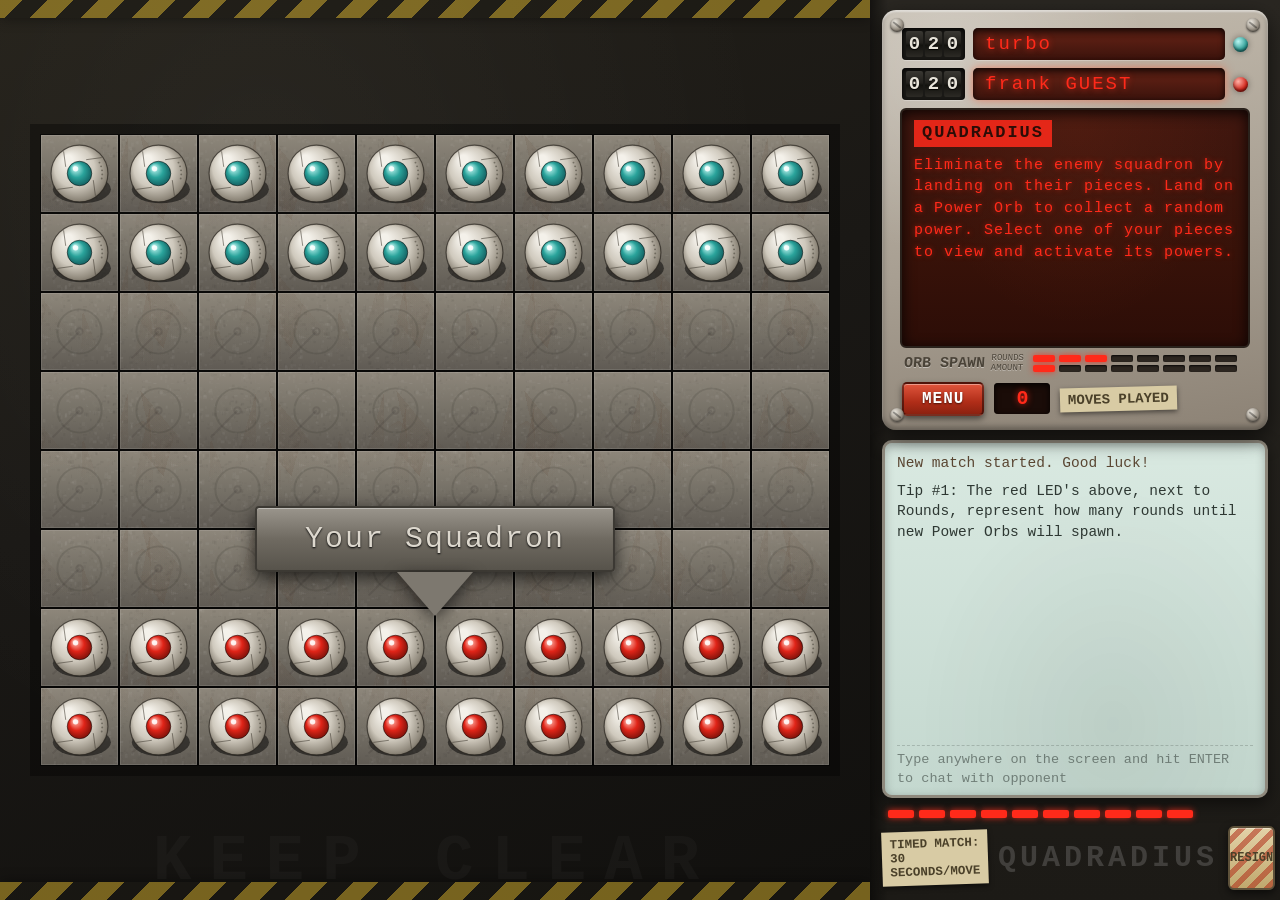
<file: quadradius/index.html>
<!DOCTYPE html>
<html lang="en">
<head>
<meta charset="UTF-8">
<meta name="viewport" content="width=device-width, initial-scale=1.0">
<title>QUADRADIUS — Tactical Tile Combat</title>
<link rel="stylesheet" href="css/style.css">
</head>
<body>
<div id="app">

  <!-- ===================== BOARD AREA ===================== -->
  <div id="boardArea">
    <div class="hazard-strip top"></div>
    <canvas id="board"></canvas>
    <div class="hazard-strip bottom"><span class="keepclear">KEEP CLEAR</span></div>

    <!-- squadron intro plate -->
    <div id="squadronPlate" class="hidden">
      <div class="plate">Your Squadron</div>
      <div class="plate-arrow"></div>
    </div>

    <!-- chat input overlay -->
    <div id="chatBar" class="hidden">
      <span class="chat-prompt">&gt;</span>
      <input id="chatInput" maxlength="120" autocomplete="off" spellcheck="false">
    </div>
  </div>

  <!-- ===================== CONTROL PANEL ===================== -->
  <div id="panel">
    <div class="panel-frame">
      <div class="rivet tl"></div><div class="rivet tr"></div>

      <!-- score / players -->
      <div class="player-row">
        <div class="odometer" id="count1"><span>0</span><span>2</span><span>0</span></div>
        <div class="nameplate p1"><span id="name1">turbo</span></div>
        <div class="player-dot teal"></div>
      </div>
      <div class="player-row">
        <div class="odometer" id="count0"><span>0</span><span>2</span><span>0</span></div>
        <div class="nameplate p0"><span id="name0">you</span></div>
        <div class="player-dot red"></div>
      </div>

      <!-- red LED screen : power info / inventory -->
      <div id="ledScreen">
        <div id="ledTitle">QUADRADIUS</div>
        <div id="ledBody">Select one of your pieces to view its power inventory. Land on a Power Orb to collect a random power.</div>
        <div id="ledFooter"></div>
      </div>

      <!-- orb spawn indicator -->
      <div class="orbspawn-row">
        <div class="orbspawn-label">ORB SPAWN <span class="sub">ROUNDS<br>AMOUNT</span></div>
        <div class="orbspawn-leds">
          <div class="led-bar" id="ledRounds"></div>
          <div class="led-bar amount" id="ledAmount"></div>
        </div>
      </div>

      <div class="menu-row">
        <button id="menuBtn" class="metal-btn red-btn">MENU</button>
        <div class="moves-box"><span id="movesPlayed">0</span></div>
        <div class="moves-tag">MOVES PLAYED</div>
      </div>

      <div class="rivet bl"></div><div class="rivet br"></div>
    </div>

    <!-- green screen : log / tips / chat -->
    <div id="greenScreen">
      <div id="logArea"></div>
      <div id="chatHint">Type anywhere on the screen and hit ENTER to chat with opponent</div>
    </div>

    <div class="panel-bottom">
      <div class="timer-leds" id="timerLeds"></div>
      <div class="bottom-row">
        <div class="match-tag" id="matchTag">TIMED MATCH:<br>30 SECONDS/MOVE</div>
        <div class="logo">QUADRADIUS</div>
        <button id="resignBtn" class="resign-btn">RESIGN</button>
      </div>
    </div>
  </div>
</div>

<!-- ===================== MENU OVERLAY ===================== -->
<div id="menuOverlay" class="overlay hidden">
  <div class="menu-panel">
    <div class="menu-title">MENU <span class="menu-logo">QUADRADIUS</span></div>
    <div class="menu-buttons">
      <button id="playAgainBtn" class="metal-btn red-btn big">PLAY<br>AGAIN</button>
      <button id="newOppBtn" class="metal-btn tan-btn big">NEW<br>OPPONENT</button>
      <button id="timerBtn" class="metal-btn grey-btn big">TIMER:<br>ON</button>
      <button id="quitBtn" class="metal-btn grey-btn big">QUIT/<br>DISCONNECT</button>
    </div>
    <div class="menu-links">
      <a href="directions.html" target="_blank">How to play &amp; Powerup Chart</a>
      <button id="closeMenuBtn" class="link-btn">close menu</button>
    </div>
  </div>
</div>

<!-- ===================== GAME OVER OVERLAY ===================== -->
<div id="gameOverOverlay" class="overlay hidden">
  <div class="menu-panel">
    <div class="gameover-text" id="gameOverText">You Won!</div>
    <div class="menu-buttons">
      <button id="goPlayAgainBtn" class="metal-btn red-btn big">PLAY<br>AGAIN</button>
    </div>
  </div>
</div>

<script src="js/powers.js"></script>
<script src="js/game.js"></script>
<script src="js/ai.js"></script>
<script src="js/render.js"></script>
<script src="js/ui.js"></script>
</body>
</html>
</file>
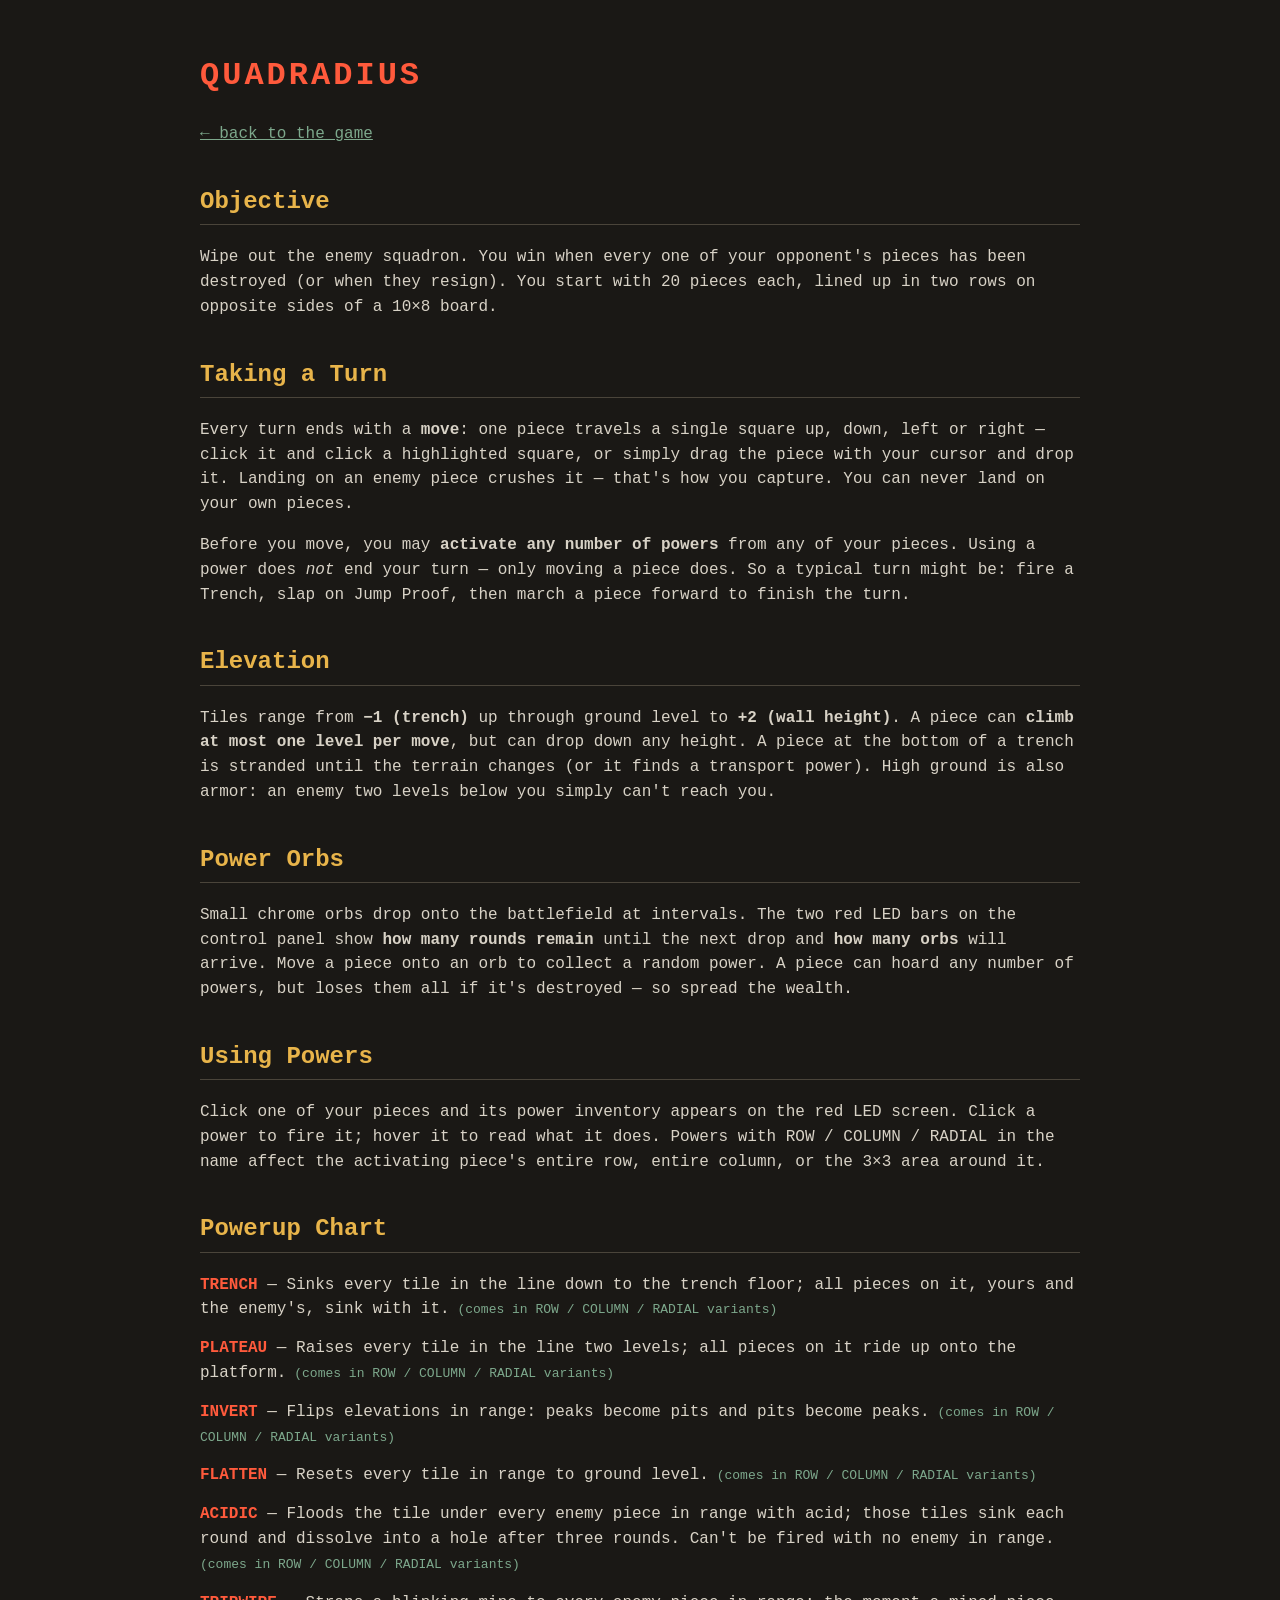
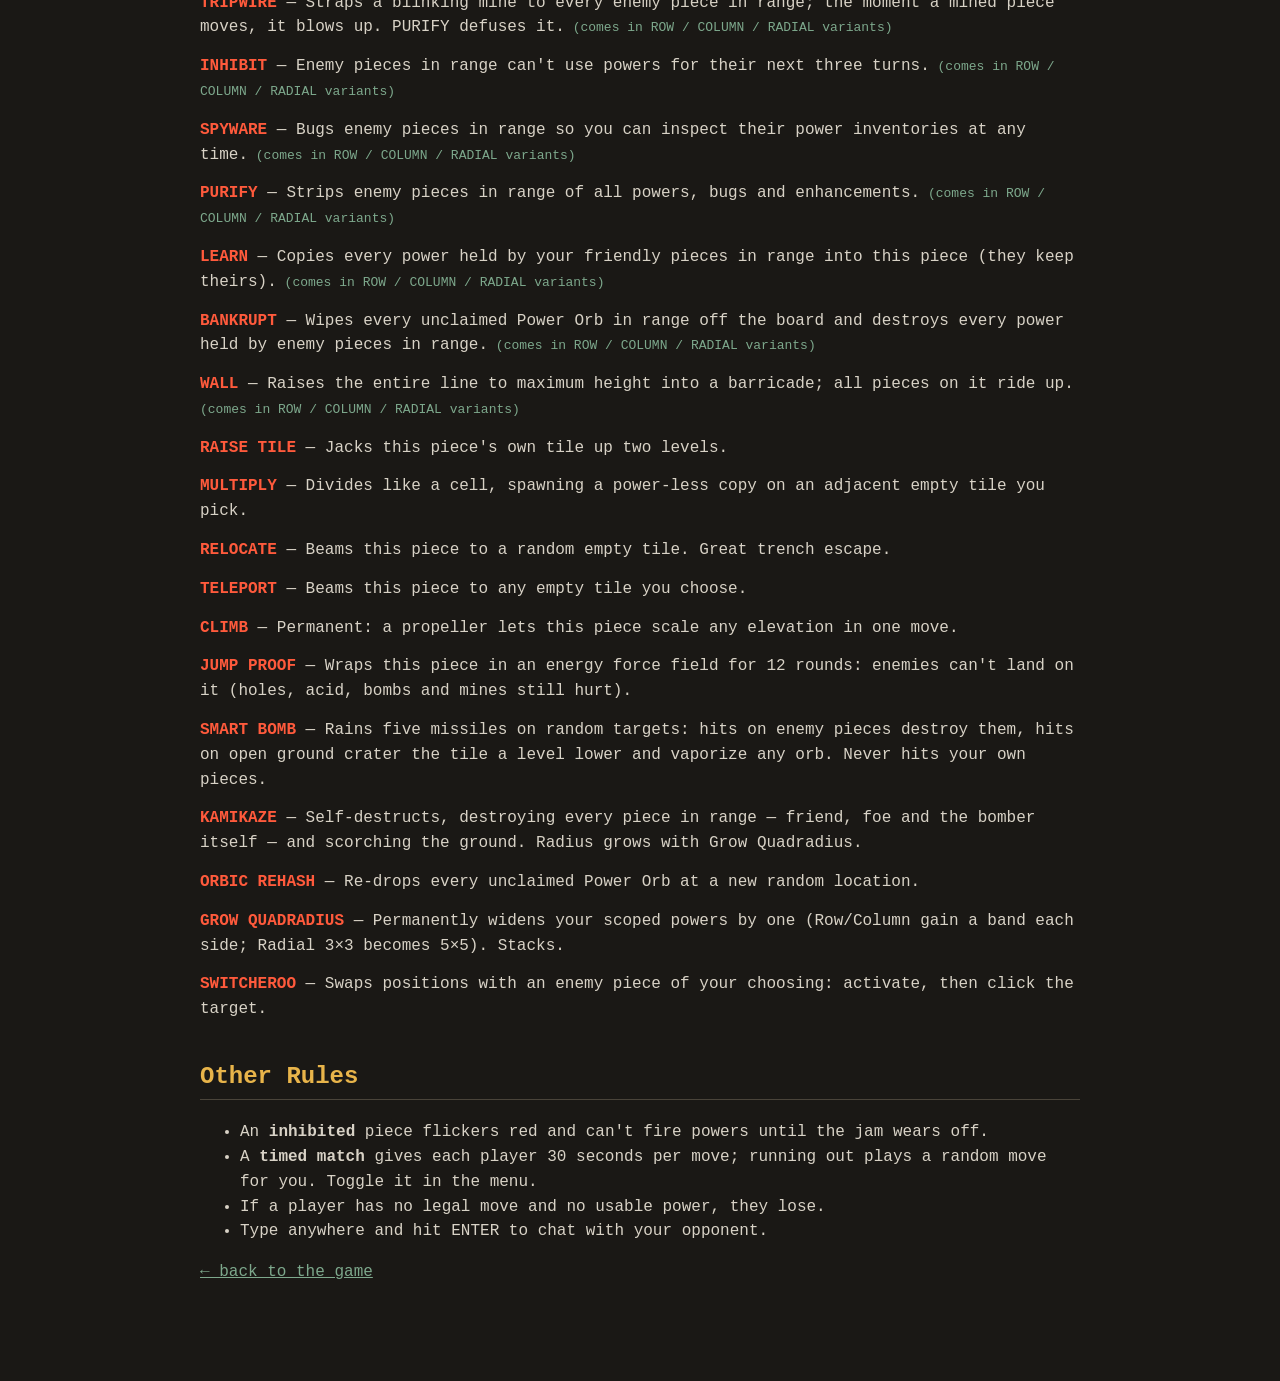
<file: quadradius/directions.html>
<!DOCTYPE html>
<html lang="en">
<head>
<meta charset="UTF-8">
<title>QUADRADIUS — How to Play &amp; Powerup Chart</title>
<style>
  body {
    background: #1a1815; color: #d8d2c6;
    font-family: "Courier New", Courier, monospace;
    max-width: 880px; margin: 0 auto; padding: 30px 20px 80px;
    line-height: 1.55;
  }
  h1 { color: #ff5a3c; letter-spacing: 3px; }
  h2 { color: #e8b44a; margin-top: 36px; border-bottom: 1px solid #4a443a; padding-bottom: 4px; }
  .power { margin: 14px 0; }
  .power b { color: #ff5a3c; }
  .scoped::after { content: " (comes in ROW / COLUMN / RADIAL variants)"; color: #7da88c; font-size: 13px; }
  code { background: #2a2620; padding: 1px 5px; border-radius: 3px; }
  a { color: #7da88c; }
</style>
</head>
<body>
<h1>QUADRADIUS</h1>
<p><a href="index.html">&larr; back to the game</a></p>

<h2>Objective</h2>
<p>Wipe out the enemy squadron. You win when every one of your opponent's
pieces has been destroyed (or when they resign). You start with 20 pieces
each, lined up in two rows on opposite sides of a 10&times;8 board.</p>

<h2>Taking a Turn</h2>
<p>Every turn ends with a <b>move</b>: one piece travels a single square up,
down, left or right — click it and click a highlighted square, or simply
drag the piece with your cursor and drop it. Landing on an enemy piece
crushes it — that's how you capture. You can never land on your own pieces.</p>
<p>Before you move, you may <b>activate any number of powers</b> from any of
your pieces. Using a power does <i>not</i> end your turn — only moving a
piece does. So a typical turn might be: fire a Trench, slap on Jump Proof,
then march a piece forward to finish the turn.</p>

<h2>Elevation</h2>
<p>Tiles range from <b>&minus;1 (trench)</b> up through ground level to
<b>+2 (wall height)</b>. A piece can <b>climb at most one level per move</b>,
but can drop down any height. A piece at the bottom of a trench is stranded
until the terrain changes (or it finds a transport power). High ground is
also armor: an enemy two levels below you simply can't reach you.</p>

<h2>Power Orbs</h2>
<p>Small chrome orbs drop onto the battlefield at intervals. The two red LED
bars on the control panel show <b>how many rounds remain</b> until the next
drop and <b>how many orbs</b> will arrive. Move a piece onto an orb to
collect a random power. A piece can hoard any number of powers, but loses
them all if it's destroyed — so spread the wealth.</p>

<h2>Using Powers</h2>
<p>Click one of your pieces and its power inventory appears on the red LED
screen. Click a power to fire it; hover it to read what it does.
Powers with ROW / COLUMN / RADIAL in the name affect the activating piece's
entire row, entire column, or the 3&times;3 area around it.</p>

<h2>Powerup Chart</h2>

<div class="power scoped"><b>TRENCH</b> — Sinks every tile in the line down to the trench floor; all pieces on it, yours and the enemy's, sink with it.</div>
<div class="power scoped"><b>PLATEAU</b> — Raises every tile in the line two levels; all pieces on it ride up onto the platform.</div>
<div class="power scoped"><b>INVERT</b> — Flips elevations in range: peaks become pits and pits become peaks.</div>
<div class="power scoped"><b>FLATTEN</b> — Resets every tile in range to ground level.</div>
<div class="power scoped"><b>ACIDIC</b> — Floods the tile under every enemy piece in range with acid; those tiles sink each round and dissolve into a hole after three rounds. Can't be fired with no enemy in range.</div>
<div class="power scoped"><b>TRIPWIRE</b> — Straps a blinking mine to every enemy piece in range; the moment a mined piece moves, it blows up. PURIFY defuses it.</div>
<div class="power scoped"><b>INHIBIT</b> — Enemy pieces in range can't use powers for their next three turns.</div>
<div class="power scoped"><b>SPYWARE</b> — Bugs enemy pieces in range so you can inspect their power inventories at any time.</div>
<div class="power scoped"><b>PURIFY</b> — Strips enemy pieces in range of all powers, bugs and enhancements.</div>
<div class="power scoped"><b>LEARN</b> — Copies every power held by your friendly pieces in range into this piece (they keep theirs).</div>
<div class="power scoped"><b>BANKRUPT</b> — Wipes every unclaimed Power Orb in range off the board and destroys every power held by enemy pieces in range.</div>
<div class="power scoped"><b>WALL</b> — Raises the entire line to maximum height into a barricade; all pieces on it ride up.</div>

<div class="power"><b>RAISE TILE</b> — Jacks this piece's own tile up two levels.</div>
<div class="power"><b>MULTIPLY</b> — Divides like a cell, spawning a power-less copy on an adjacent empty tile you pick.</div>
<div class="power"><b>RELOCATE</b> — Beams this piece to a random empty tile. Great trench escape.</div>
<div class="power"><b>TELEPORT</b> — Beams this piece to any empty tile you choose.</div>
<div class="power"><b>CLIMB</b> — Permanent: a propeller lets this piece scale any elevation in one move.</div>
<div class="power"><b>JUMP PROOF</b> — Wraps this piece in an energy force field for 12 rounds: enemies can't land on it (holes, acid, bombs and mines still hurt).</div>
<div class="power"><b>SMART BOMB</b> — Rains five missiles on random targets: hits on enemy pieces destroy them, hits on open ground crater the tile a level lower and vaporize any orb. Never hits your own pieces.</div>
<div class="power"><b>KAMIKAZE</b> — Self-destructs, destroying every piece in range — friend, foe and the bomber itself — and scorching the ground. Radius grows with Grow Quadradius.</div>
<div class="power"><b>ORBIC REHASH</b> — Re-drops every unclaimed Power Orb at a new random location.</div>
<div class="power"><b>GROW QUADRADIUS</b> — Permanently widens your scoped powers by one (Row/Column gain a band each side; Radial 3&times;3 becomes 5&times;5). Stacks.</div>
<div class="power"><b>SWITCHEROO</b> — Swaps positions with an enemy piece of your choosing: activate, then click the target.</div>

<h2>Other Rules</h2>
<ul>
  <li>An <b>inhibited</b> piece flickers red and can't fire powers until the jam wears off.</li>
  <li>A <b>timed match</b> gives each player 30 seconds per move; running out plays a random move for you. Toggle it in the menu.</li>
  <li>If a player has no legal move and no usable power, they lose.</li>
  <li>Type anywhere and hit ENTER to chat with your opponent.</li>
</ul>

<p><a href="index.html">&larr; back to the game</a></p>
</body>
</html>
</file>
<file: quadradius/css/style.css>
/* ============================================================
   QUADRADIUS-style tactical tile game — original UI styling
   Industrial control-panel aesthetic, all CSS-drawn (no images)
   ============================================================ */

* { margin: 0; padding: 0; box-sizing: border-box; }

:root {
  --panel-metal: #b8b0a4;
  --panel-metal-dark: #8d857a;
  --led-red: #ff2a1a;
  --led-dim: #57180f;
  --screen-red-bg: #3a1410;
  --green-screen: #cfe3da;
  --mono: "Courier New", Courier, monospace;
}

html, body {
  width: 100%; height: 100%;
  background: #141210;
  overflow: hidden;
  font-family: var(--mono);
  user-select: none;
}

#app {
  display: flex;
  width: 100%; height: 100%;
}

/* ===================== BOARD AREA ===================== */

#boardArea {
  position: relative;
  flex: 1 1 auto;
  height: 100%;
  background:
    radial-gradient(ellipse at 30% 20%, rgba(255,255,255,0.04), transparent 60%),
    linear-gradient(160deg, #232019 0%, #1a1815 45%, #11100e 100%);
  overflow: hidden;
}

#board { display: block; position: absolute; inset: 0; }

.hazard-strip {
  position: absolute; left: 0; right: 0; height: 18px; z-index: 4;
  background: repeating-linear-gradient(
    -45deg, #c9a62c 0 18px, #1c1a14 18px 36px);
  box-shadow: 0 0 14px rgba(0,0,0,0.8);
  opacity: 0.55;
  pointer-events: none;
}
.hazard-strip.top { top: 0; }
.hazard-strip.bottom { bottom: 0; }
.keepclear {
  position: absolute; left: 50%; top: -56px; transform: translateX(-50%);
  font-size: 64px; font-weight: bold; letter-spacing: 18px;
  color: rgba(255,255,255,0.05); white-space: nowrap;
}

/* squadron intro */
#squadronPlate {
  position: absolute; z-index: 6; pointer-events: none;
  transform: translate(-50%, -50%);
  transition: opacity 0.8s;
}
#squadronPlate .plate {
  background: linear-gradient(180deg, #9a958c, #6f6a61 50%, #57534b);
  border: 2px solid #3c3933;
  border-radius: 4px;
  box-shadow: 0 6px 18px rgba(0,0,0,0.7), inset 0 1px 0 rgba(255,255,255,0.35);
  color: #ddd8ce; text-shadow: 0 1px 2px #000;
  font-size: 30px; padding: 14px 48px; letter-spacing: 2px;
}
#squadronPlate .plate-arrow {
  width: 0; height: 0; margin: 0 auto;
  border-left: 38px solid transparent;
  border-right: 38px solid transparent;
  border-top: 44px solid #7d786f;
  filter: drop-shadow(0 5px 8px rgba(0,0,0,0.6));
}

/* chat input */
#chatBar {
  position: absolute; left: 24px; bottom: 30px; z-index: 8;
  display: flex; align-items: center; gap: 8px;
  background: rgba(10, 24, 16, 0.92);
  border: 1px solid #2f5c40; border-radius: 3px;
  padding: 6px 12px; width: min(520px, 70%);
  box-shadow: 0 0 18px rgba(0,0,0,0.8);
}
.chat-prompt { color: #7be3a8; font-size: 18px; }
#chatInput {
  flex: 1; background: transparent; border: none; outline: none;
  color: #b9f5d2; font-family: var(--mono); font-size: 17px;
}

/* ===================== CONTROL PANEL ===================== */

#panel {
  flex: 0 0 410px;
  height: 100%;
  display: flex; flex-direction: column;
  padding: 10px 12px;
  gap: 10px;
  background:
    linear-gradient(90deg, rgba(0,0,0,0.5), transparent 18px),
    linear-gradient(180deg, #2a2722, #1c1a16);
  overflow-y: auto;
}

.panel-frame {
  position: relative;
  border-radius: 14px;
  padding: 14px 14px 12px;
  background:
    radial-gradient(circle at 18% 12%, rgba(255,255,255,0.25), transparent 40%),
    linear-gradient(170deg, #c3bbae 0%, #a89f92 55%, #8c8275 100%);
  box-shadow:
    inset 0 2px 2px rgba(255,255,255,0.5),
    inset 0 -3px 6px rgba(0,0,0,0.35),
    0 8px 22px rgba(0,0,0,0.6);
}

.rivet {
  position: absolute; width: 14px; height: 14px; border-radius: 50%;
  background: radial-gradient(circle at 35% 30%, #ece8e0, #9a9286 55%, #5d574d);
  box-shadow: inset 0 -1px 2px rgba(0,0,0,0.5), 0 1px 2px rgba(0,0,0,0.4);
}
.rivet.tl { top: 8px; left: 8px; } .rivet.tr { top: 8px; right: 8px; }
.rivet.bl { bottom: 8px; left: 8px; } .rivet.br { bottom: 8px; right: 8px; }
.rivet::after {
  content: ""; position: absolute; left: 2px; right: 2px; top: 6px; height: 2px;
  background: rgba(0,0,0,0.35); transform: rotate(38deg); border-radius: 2px;
}

/* player rows */
.player-row {
  display: flex; align-items: center; gap: 8px; margin: 4px 6px 8px;
}
.odometer {
  display: flex; gap: 2px;
  background: #1a1916; border-radius: 4px; padding: 3px 4px;
  box-shadow: inset 0 2px 5px rgba(0,0,0,0.9), 0 1px 0 rgba(255,255,255,0.25);
}
.odometer span {
  display: inline-block; width: 17px; text-align: center;
  font-size: 19px; font-weight: bold;
  color: #e8e4da; background: linear-gradient(180deg, #3a3833, #23211d 45%, #14130f 55%, #2c2a25);
  border-radius: 2px; padding: 2px 0;
  text-shadow: 0 1px 1px #000;
}
.nameplate {
  flex: 1;
  background: linear-gradient(180deg, #46180f, #571d12 40%, #3a130c);
  border-radius: 5px;
  box-shadow: inset 0 2px 6px rgba(0,0,0,0.8), 0 1px 0 rgba(255,255,255,0.25);
  padding: 5px 12px;
  font-size: 19px; letter-spacing: 2px;
  color: var(--led-red);
  text-shadow: 0 0 6px rgba(255,42,26,0.7);
  white-space: nowrap; overflow: hidden;
}
.player-dot {
  width: 15px; height: 15px; border-radius: 50%;
  box-shadow: inset 0 -2px 3px rgba(0,0,0,0.5), 0 0 6px rgba(0,0,0,0.4);
}
.player-dot.teal { background: radial-gradient(circle at 35% 30%, #b8f5f1, #2e9e96 60%, #14555a); }
.player-dot.red  { background: radial-gradient(circle at 35% 30%, #ffb0a6, #d3271c 60%, #6e0f08); }

.player-row.active .nameplate { box-shadow: inset 0 2px 6px rgba(0,0,0,0.8), 0 0 10px rgba(255,80,40,0.55); }

/* red LED screen */
#ledScreen {
  margin: 6px 4px;
  min-height: 240px;
  background:
    radial-gradient(ellipse at 50% 0%, rgba(255,90,40,0.08), transparent 65%),
    linear-gradient(180deg, #41170f, #381209 60%, #2c0d07);
  border-radius: 6px;
  border: 2px solid #2a221c;
  box-shadow: inset 0 3px 14px rgba(0,0,0,0.85);
  padding: 10px 12px;
  color: var(--led-red);
  text-shadow: 0 0 5px rgba(255,42,26,0.55);
  font-size: 15px;
  line-height: 1.45;
  letter-spacing: 1px;
  overflow-y: auto;
  max-height: 300px;
}
#ledTitle {
  font-size: 17px; font-weight: bold; letter-spacing: 2px;
  background: rgba(255,42,26,0.85); color: #2c0d07; text-shadow: none;
  display: inline-block; padding: 1px 8px; margin-bottom: 8px;
}
#ledFooter { text-align: right; opacity: 0.85; margin-top: 8px; font-size: 13px; }

.pow-item { cursor: pointer; padding: 1px 4px; }
.pow-item:hover { background: rgba(255,42,26,0.18); }
.pow-item.armed { background: rgba(255,42,26,0.85); color: #2c0d07; text-shadow: none; }
.pow-item.disabled { opacity: 0.4; cursor: default; }

/* orb spawn row */
.orbspawn-row { display: flex; align-items: center; gap: 10px; margin: 4px 8px; }
.orbspawn-label {
  font-size: 15px; font-weight: bold; color: #4a4338;
  text-shadow: 0 1px 0 rgba(255,255,255,0.4);
  display: flex; align-items: center; gap: 6px;
  transform: skewX(-4deg);
}
.orbspawn-label .sub { font-size: 9px; line-height: 1.1; font-weight: normal; }
.orbspawn-leds { flex: 1; display: flex; flex-direction: column; gap: 3px; }
.led-bar { display: flex; gap: 4px; }
.led-cell {
  width: 22px; height: 7px; border-radius: 2px;
  background: #2c2620;
  box-shadow: inset 0 1px 2px rgba(0,0,0,0.8);
}
.led-cell.on { background: var(--led-red); box-shadow: 0 0 6px rgba(255,42,26,0.8); }

/* menu / moves row */
.menu-row { display: flex; align-items: center; gap: 10px; margin: 8px 6px 2px; }
.metal-btn {
  font-family: var(--mono); font-weight: bold; letter-spacing: 1px;
  border: 2px solid rgba(0,0,0,0.45); border-radius: 5px;
  cursor: pointer; padding: 6px 18px; font-size: 16px;
  color: #fff; text-shadow: 0 1px 2px rgba(0,0,0,0.6);
  box-shadow: 0 3px 6px rgba(0,0,0,0.5), inset 0 1px 0 rgba(255,255,255,0.4);
}
.metal-btn:active { transform: translateY(1px); box-shadow: 0 1px 3px rgba(0,0,0,0.5); }
.red-btn  { background: linear-gradient(180deg, #e0553c, #b02d18 60%, #8c2110); }
.tan-btn  { background: linear-gradient(180deg, #e3d2a8, #c0a96e 60%, #9c8650); color: #3a2f17; text-shadow: none; }
.grey-btn { background: linear-gradient(180deg, #b0aaa0, #87817a 60%, #6b655d); }
.metal-btn.big { padding: 14px 10px; min-width: 86px; line-height: 1.25; }
.metal-btn:disabled { opacity: 0.45; cursor: default; }

.moves-box {
  background: #1a0c08; border-radius: 4px; padding: 4px 10px;
  font-size: 20px; color: var(--led-red); font-weight: bold;
  text-shadow: 0 0 6px rgba(255,42,26,0.7);
  box-shadow: inset 0 2px 6px rgba(0,0,0,0.9);
  min-width: 56px; text-align: center;
}
.moves-tag {
  background: #d8cba4; color: #4a4029; font-weight: bold; font-size: 14px;
  padding: 4px 8px; transform: rotate(-1.5deg);
  box-shadow: 0 2px 5px rgba(0,0,0,0.5);
}

/* green screen */
#greenScreen {
  flex: 1 1 auto;
  min-height: 200px;
  display: flex; flex-direction: column;
  background:
    radial-gradient(ellipse at 60% 80%, rgba(0,0,0,0.06), transparent 60%),
    linear-gradient(180deg, #d9e9e1, #c4d8cf);
  border-radius: 10px;
  border: 3px solid #8e887c;
  box-shadow: inset 0 2px 10px rgba(0,0,0,0.25), 0 6px 16px rgba(0,0,0,0.5);
  padding: 10px 12px 6px;
  color: #2e3833;
  font-size: 14.5px;
  line-height: 1.4;
  overflow: hidden;
}
#logArea { flex: 1; overflow-y: auto; white-space: pre-wrap; }
#logArea .move-line { font-weight: bold; letter-spacing: 0.5px; }
#logArea .move-line.dim { opacity: 0.55; }
#logArea .tip-line { margin: 8px 0; }
#logArea .chat-line { color: #14524a; }
#logArea .sys-line { color: #5a4632; }
#logArea hr { border: none; border-top: 1px solid rgba(46,56,51,0.4); margin: 6px 0; }
#chatHint {
  border-top: 1px dashed rgba(46,56,51,0.4);
  padding-top: 5px; opacity: 0.55; font-size: 13.5px;
}

/* panel bottom */
.panel-bottom { flex: 0 0 auto; }
.timer-leds { display: flex; gap: 5px; padding: 2px 6px 8px; }
.timer-leds .led-cell { width: 26px; height: 8px; }
.bottom-row { display: flex; align-items: center; gap: 10px; }
.match-tag {
  background: #d8cba4; color: #4a4029; font-weight: bold; font-size: 12.5px;
  padding: 6px 8px; transform: rotate(-2deg);
  box-shadow: 0 2px 5px rgba(0,0,0,0.5);
}
.logo {
  flex: 1; text-align: center;
  font-size: 30px; font-weight: bold; letter-spacing: 4px;
  color: rgba(255,255,255,0.16);
}
.resign-btn {
  width: 64px; height: 64px;
  border-radius: 6px; border: 2px solid #5d513a;
  font-family: var(--mono); font-weight: bold; font-size: 12px;
  color: #4a4029; cursor: pointer;
  background:
    repeating-linear-gradient(135deg, transparent 0 6px, rgba(176,45,24,0.55) 6px 12px),
    linear-gradient(180deg, #e3d2a8, #c0a96e);
  box-shadow: 0 3px 8px rgba(0,0,0,0.6), inset 0 1px 0 rgba(255,255,255,0.4);
}
.resign-btn:active { transform: translateY(1px); }

/* ===================== OVERLAYS ===================== */

.overlay {
  position: fixed; inset: 0; z-index: 50;
  background: rgba(8, 7, 5, 0.55);
  display: flex; align-items: center; justify-content: center;
}
.hidden { display: none !important; }

.menu-panel {
  background:
    radial-gradient(circle at 20% 10%, rgba(255,255,255,0.25), transparent 40%),
    linear-gradient(170deg, #c3bbae, #998f80);
  border-radius: 16px;
  padding: 22px 26px;
  box-shadow: 0 16px 50px rgba(0,0,0,0.8), inset 0 2px 2px rgba(255,255,255,0.5);
  min-width: 440px;
  text-align: center;
}
.menu-title {
  font-size: 30px; font-weight: bold; letter-spacing: 2px;
  color: #564e42; text-shadow: 0 1px 0 rgba(255,255,255,0.5);
  margin-bottom: 18px; text-align: left;
}
.menu-logo { float: right; color: rgba(255,255,255,0.35); }
.menu-buttons { display: flex; gap: 12px; justify-content: center; flex-wrap: wrap; }
.menu-links { margin-top: 18px; display: flex; justify-content: space-between; font-size: 14px; }
.menu-links a { color: #46180f; font-weight: bold; }
.link-btn {
  background: none; border: none; font-family: var(--mono);
  color: #46180f; cursor: pointer; text-decoration: underline; font-size: 14px;
}
.gameover-text {
  font-size: 34px; font-weight: bold; letter-spacing: 2px;
  color: #46180f; margin-bottom: 20px;
}

/* scrollbars */
::-webkit-scrollbar { width: 9px; }
::-webkit-scrollbar-track { background: rgba(0,0,0,0.25); }
::-webkit-scrollbar-thumb { background: #6f675b; border-radius: 5px; }
</file>
